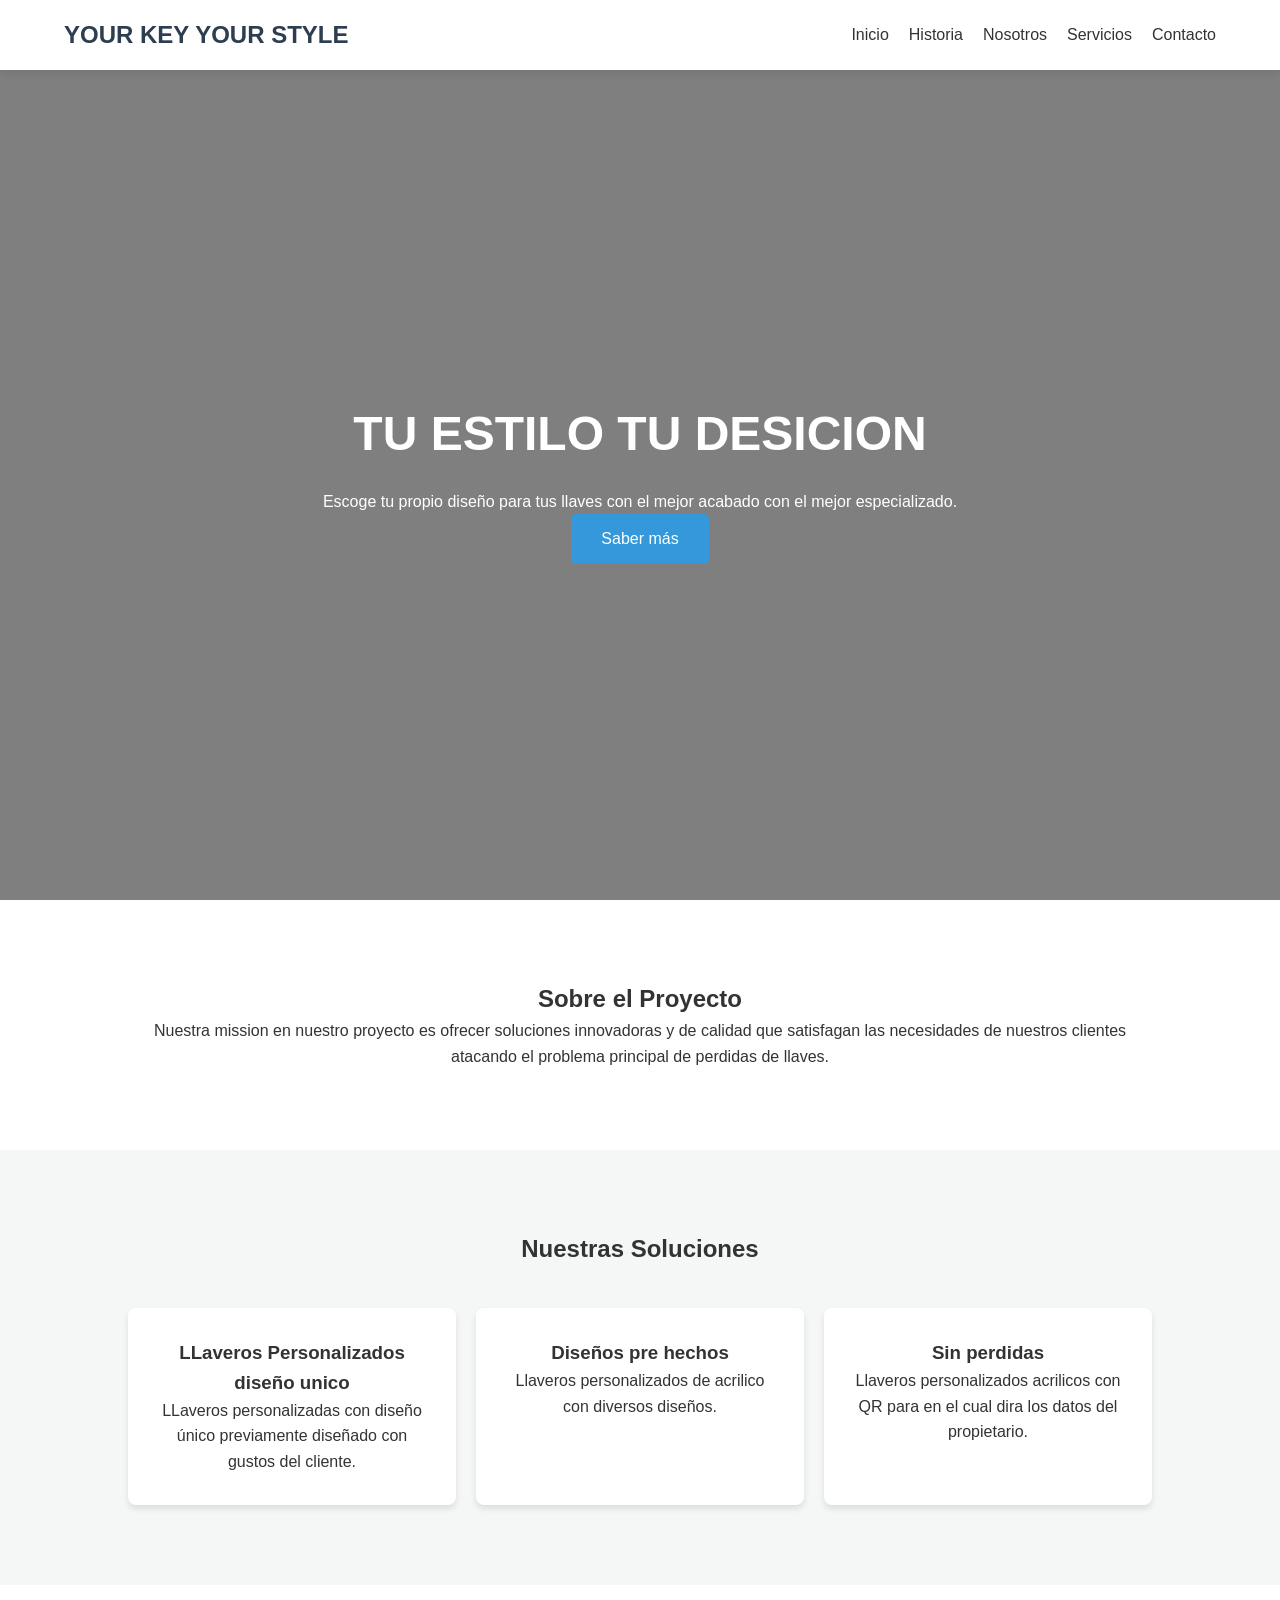
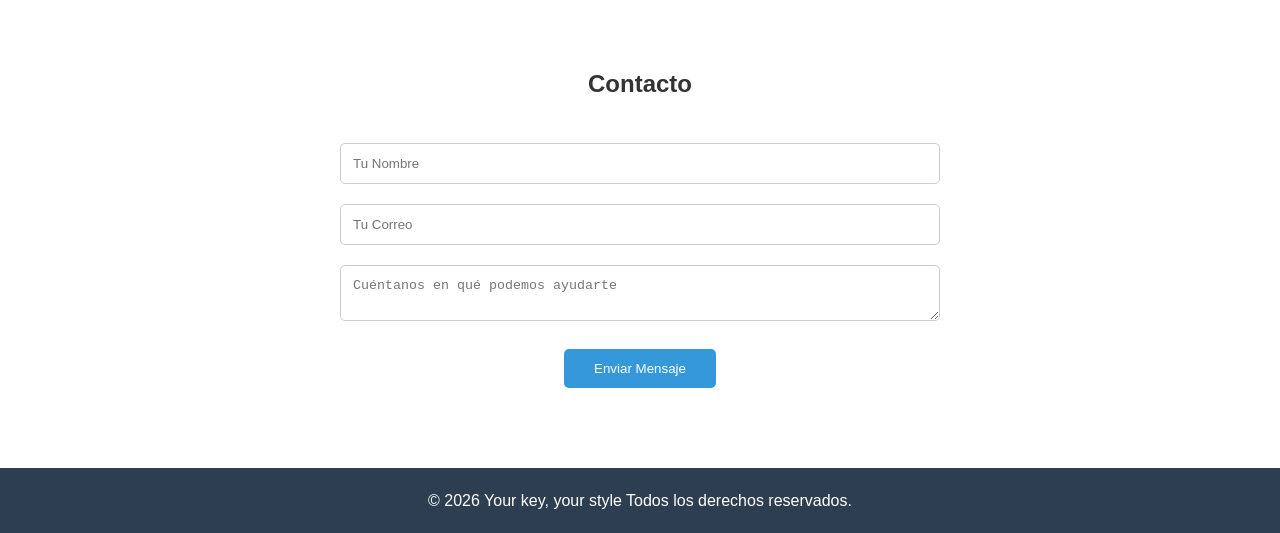
<file: index.html>
<!DOCTYPE html>
<html lang="es">
<head>
    <meta charset="UTF-8">
    <meta name="viewport" content="width=device-width, initial-scale=1.0">
    <title>Mi Emprendimiento | Presentación</title>
    <link rel="stylesheet" href="style.css">
</head>
<body>

    <header>
        <nav class="navbar">
            <div class="logo">YOUR KEY YOUR STYLE</div>
            <ul class="nav-links">
                <li><a href="#inicio">Inicio</a></li>
                <li><a href="situacion.html">Historia</a></li> 
                <li><a href="#sobre-nosotros">Nosotros</a></li>
                <li><a href="#servicios">Servicios</a></li>
                <li><a href="#contacto">Contacto</a></li>
            </ul>
        </nav>
    </header>

    <section id="inicio" class="hero">
        <div class="hero-content">
            <h1>TU ESTILO TU DESICION</h1>
            <p>Escoge tu propio diseño para tus llaves con el mejor acabado con el mejor especializado.</p>
            <a href="#contacto" class="btn">Saber más</a>
        </div>
    </section>

    <section id="sobre-nosotros" class="section">
        <h2>Sobre el Proyecto</h2>
        <div class="container">
            <p>Nuestra mission en nuestro proyecto es ofrecer soluciones innovadoras y de calidad que satisfagan las necesidades de nuestros clientes atacando el problema principal de perdidas de llaves.</p>
        </div>
    </section>

    <section id="servicios" class="section bg-light">
        <h2>Nuestras Soluciones</h2>
        <div class="grid">
            <div class="card">
                <h3>LLaveros Personalizados diseño unico</h3>
                <p>LLaveros personalizadas con diseño único previamente diseñado con gustos del cliente.</p>
            </div>
            <div class="card">
                <h3>Diseños pre hechos</h3>
                <p>Llaveros personalizados de acrilico con diversos diseños.</p>
            </div>
            <div class="card">
                <h3>Sin perdidas</h3>
                <p>Llaveros personalizados acrilicos con QR para en el cual dira los datos del propietario.</p>
            </div>
        </div>
    </section>

    <section id="contacto" class="section">
        <h2>Contacto</h2>
        <div class="form-container">
            <form action="https://formspree.io/f/mdabbybb" method="POST">
                <input type="text" name="nombre" placeholder="Tu Nombre" required>
                <input type="email" name="email" placeholder="Tu Correo" required>
                <textarea name="mensaje" placeholder="Cuéntanos en qué podemos ayudarte"></textarea>
                <button type="submit" class="btn">Enviar Mensaje</button>
            </form>
        </div>
    </section>

    <footer>
        <p>&copy; 2026 Your key, your style Todos los derechos reservados.</p>
    </footer>

</body>
</html>
</file>
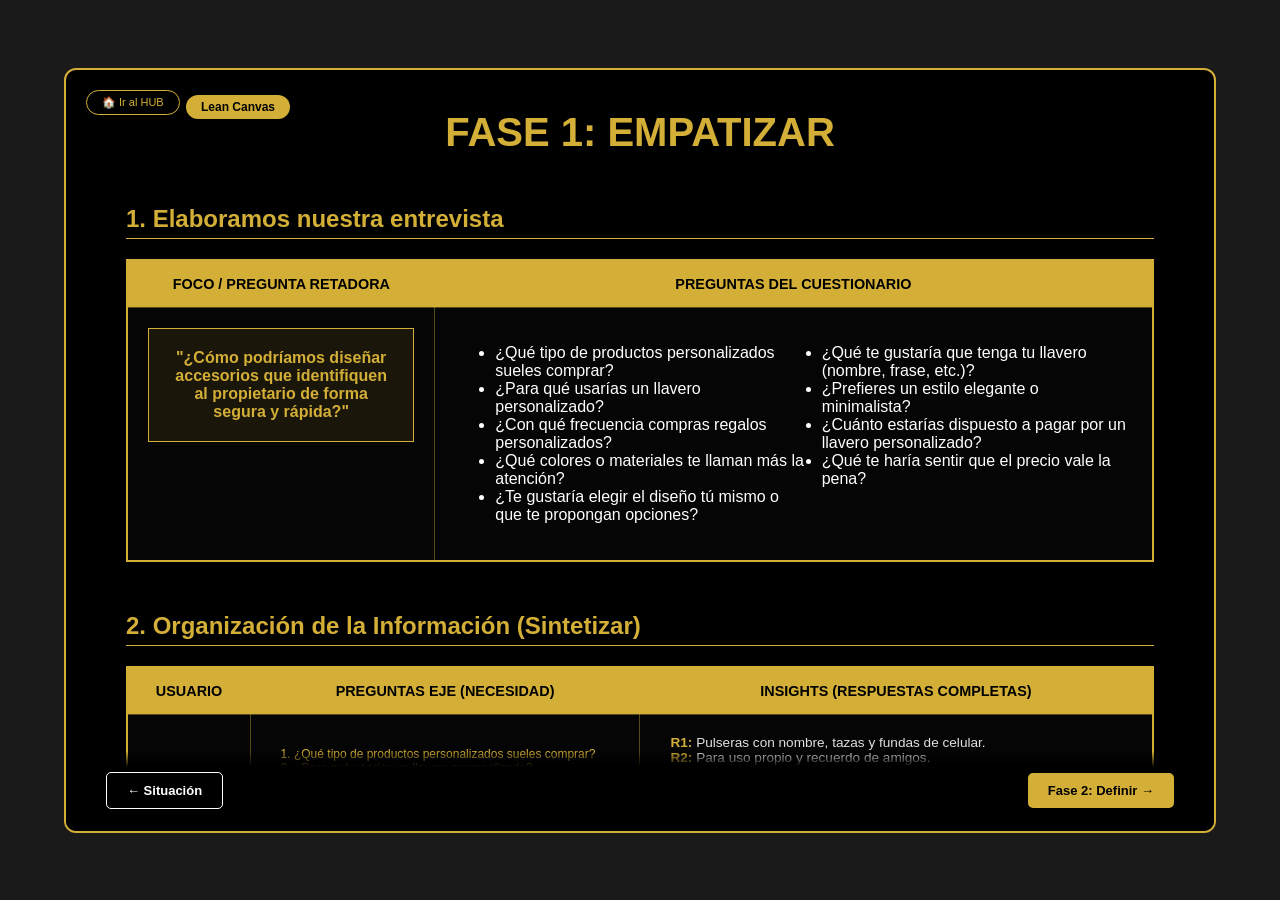
<file: fase1.html>
<!DOCTYPE html>
<html lang="es">
<head>
    <meta charset="UTF-8">
    <title>Fase 1: Empatizar - Your Key Your Style</title>
    <link rel="stylesheet" href="presentacion.css">
    <style>
        
        .tabla-dt {
            width: 100%;
            border-collapse: collapse;
            margin-top: 20px;
            margin-bottom: 50px; /* Más espacio al final */
            border: 2px solid #D4AF37;
        }

        .tabla-dt th {
            background-color: #D4AF37;
            color: #000;
            padding: 15px;
            text-transform: uppercase;
            font-size: 0.9rem;
            position: sticky;
            top: 0; /* Para que el encabezado no se pierda al bajar */
        }

        .tabla-dt td {
            border: 1px solid rgba(212, 175, 55, 0.4);
            padding: 20px;
            vertical-align: top;
            background-color: rgba(255, 255, 255, 0.02);
        }

        .respuesta-bloque {
            text-align: left;
            margin-bottom: 15px;
            padding: 10px;
            border-left: 3px solid #D4AF37;
            background: rgba(212, 175, 55, 0.05);
        }

        .user-label {
            color: #D4AF37;
            font-weight: bold;
            font-size: 0.8rem;
            display: block;
            margin-bottom: 5px;
        }

        .foco-box {
            background-color: rgba(212, 175, 55, 0.1);
            color: #D4AF37;
            font-weight: bold;
            padding: 20px;
            text-align: center;
            border: 1px solid #D4AF37;
        }

        .resaltado-oro {
            color: #D4AF37;
            font-weight: bold;
        }
    </style>
</head>
<body>

    <div class="slide-container">
        <a href="index.html" class="btn-hub">🏠 Ir al HUB</a>
        <a href="leancanvas.html" style="position: absolute; top: 25px; left: 120px; color: #000; background: #D4AF37; padding: 5px 15px; text-decoration: none; border-radius: 20px; font-size: 12px; font-weight: bold; z-index: 100;">
    <i class="fa-solid fa-table-cells-large"></i> Lean Canvas
</a>

        <div class="slide-header">
            <h1>FASE 1: EMPATIZAR</h1>
        </div>

        <div class="slide-content-scroll">
            
            <h2 class="seccion-titulo">1. Elaboramos nuestra entrevista</h2>
            <table class="tabla-dt">
                <thead>
                    <tr>
                        <th style="width: 30%;">Foco / Pregunta Retadora</th>
                        <th style="width: 70%;">Preguntas del Cuestionario</th>
                    </tr>
                </thead>
                <tbody>
                    <tr>
                        <td>
                            <div class="foco-box">
                                "¿Cómo podríamos diseñar accesorios que identifiquen al propietario de forma segura y rápida?"
                            </div>
                        </td>
                        <td>
                            <ul class="lista-preguntas" style="text-align: left; columns: 2;">
                                <li>¿Qué tipo de productos personalizados sueles comprar?</li>
                                <li>¿Para qué usarías un llavero personalizado?</li>
                                <li>¿Con qué frecuencia compras regalos personalizados?</li>
                                <li>¿Qué colores o materiales te llaman más la atención?</li>
                                <li>¿Te gustaría elegir el diseño tú mismo o que te propongan opciones?</li>
                                <li>¿Qué te gustaría que tenga tu llavero (nombre, frase, etc.)?</li>
                                <li>¿Prefieres un estilo elegante o minimalista?</li>
                                <li>¿Cuánto estarías dispuesto a pagar por un llavero personalizado?</li>
                                <li>¿Qué te haría sentir que el precio vale la pena?</li>
                            </ul>
                        </td>
                    </tr>
                </tbody>
            </table>

      <h2 class="seccion-titulo">2. Organización de la Información (Sintetizar)</h2>
            <table class="tabla-dt">
                <thead>
                    <tr>
                        <th style="width: 12%;">Usuario</th>
                        <th style="width: 38%;">Preguntas Eje (Necesidad)</th>
                        <th style="width: 50%;">Insights (Respuestas Completas)</th>
                    </tr>
                </thead>
                <tbody>
                    <tr>
                        <td style="vertical-align: middle; text-align: center;">
                            <div class="resaltado-oro"><i class="fa-solid fa-user"></i><br>Flores Jheferson</div>
                        </td>
                        <td style="vertical-align: middle;">
                            <ul style="text-align: left; font-size: 0.75rem; color: #D4AF37; padding-left: 10px; list-style: none;">
                                <li>1. ¿Qué tipo de productos personalizados sueles comprar?</li>
                                <li>2. ¿Para qué usarías un llavero personalizado?</li>
                                <li>3. ¿Con qué frecuencia compras regalos personalizados?</li>
                                <li>4. ¿Qué colores o materiales te llaman más la atención?</li>
                                <li>5. ¿Te gustaría elegir el diseño tú mismo o que te propongan opciones?</li>
                                <li>6. ¿Qué te gustaría que tenga tu llavero (nombre, frase, etc.)?</li>
                                <li>7. ¿Prefieres un estilo elegante o minimalista?</li>
                                <li>8. ¿Cuánto estarías dispuesto a pagar por un llavero personalizado?</li>
                                <li>9. ¿Qué te haría sentir que el precio vale la pena?</li>
                            </ul>
                        </td>
                        <td>
                            <ul style="margin: 0; padding-left: 10px; list-style-type: none; color: #e0e0e0; text-align: left; font-size: 0.85rem;">
                                <li><b class="resaltado-oro">R1:</b> Pulseras con nombre, tazas y fundas de celular.</li>
                                <li><b class="resaltado-oro">R2:</b> Para uso propio y recuerdo de amigos.</li>
                                <li><b class="resaltado-oro">R3:</b> 3–4 veces al año.</li>
                                <li><b class="resaltado-oro">R4:</b> Colores pastel y acrílico transparente.</li>
                                <li><b class="resaltado-oro">R5:</b> Elegir yo misma el diseño.</li>
                                <li><b class="resaltado-oro">R6:</b> Mi nombre y un dibujo o emoji.</li>
                                <li><b class="resaltado-oro">R7:</b> Estilo divertido.</li>
                                <li><b class="resaltado-oro">R8:</b> Entre 5 soles.</li>
                                <li><b class="resaltado-oro">R9:</b> Que sea resistente y bonito.</li>
                            </ul>
                        </td>
                    </tr>

                    <tr>
                        <td style="vertical-align: middle; text-align: center;">
                            <div class="resaltado-oro"><i class="fa-solid fa-user"></i><br>william benitez</div>
                        </td>
                        <td style="vertical-align: middle;">
                            <ul style="text-align: left; font-size: 0.75rem; color: #D4AF37; padding-left: 10px; list-style: none;">
                                <li>1. ¿Qué tipo de productos personalizados sueles comprar?</li>
                                <li>2. ¿Para qué usarías un llavero personalizado?</li>
                                <li>3. ¿Con qué frecuencia compras regalos personalizados?</li>
                                <li>4. ¿Qué colores o materiales te llaman más la atención?</li>
                                <li>5. ¿Te gustaría elegir el diseño tú mismo o que te propongan opciones?</li>
                                <li>6. ¿Qué te gustaría que tenga tu llavero (nombre, frase, etc.)?</li>
                                <li>7. ¿Prefieres un estilo elegante o minimalista?</li>
                                <li>8. ¿Cuánto estarías dispuesto a pagar por un llavero personalizado?</li>
                                <li>9. ¿Qué te haría sentir que el precio vale la pena?</li>
                            </ul>
                        </td>
                        <td>
                            <ul style="margin: 0; padding-left: 10px; list-style-type: none; color: #e0e0e0; text-align: left; font-size: 0.85rem;">
                                <li><b class="resaltado-oro">R1:</b> Tazas, agendas y mochilas para mis hijos.</li>
                                <li><b class="resaltado-oro">R2:</b> Para identificar mochilas y llaves de mis hijos.</li>
                                <li><b class="resaltado-oro">R3:</b> 2–3 veces al año.</li>
                                <li><b class="resaltado-oro">R4:</b> Colores neutros y material resistente.</li>
                                <li><b class="resaltado-oro">R5:</b> Que me propongan opciones.</li>
                                <li><b class="resaltado-oro">R6:</b> Nombre y número de contacto.</li>
                                <li><b class="resaltado-oro">R7:</b> Estilo minimalista.</li>
                                <li><b class="resaltado-oro">R8:</b> Entre 2 y 5 soles.</li>
                                <li><b class="resaltado-oro">R9:</b> Que ayude a recuperar objetos perdidos.</li>
                            </ul>
                        </td>
                    </tr>

                    <tr>
                        <td style="vertical-align: middle; text-align: center;">
                            <div class="resaltado-oro"><i class="fa-solid fa-user"></i><br>Jose Zapata</div>
                        </td>
                        <td style="vertical-align: middle;">
                            <ul style="text-align: left; font-size: 0.75rem; color: #D4AF37; padding-left: 10px; list-style: none;">
                                <li>1. ¿Qué tipo de productos personalizados sueles comprar?</li>
                                <li>2. ¿Para qué usarías un llavero personalizado?</li>
                                <li>3. ¿Con qué frecuencia compras regalos personalizados?</li>
                                <li>4. ¿Qué colores o materiales te llaman más la atención?</li>
                                <li>5. ¿Te gustaría elegir el diseño tú mismo o que te propongan opciones?</li>
                                <li>6. ¿Qué te gustaría que tenga tu llavero (nombre, frase, etc.)?</li>
                                <li>7. ¿Prefieres un estilo elegante o minimalista?</li>
                                <li>8. ¿Cuánto estarías dispuesto a pagar por un llavero personalizado?</li>
                                <li>9. ¿Qué te haría sentir que el precio vale la pena?</li>
                            </ul>
                        </td>
                        <td>
                            <ul style="margin: 0; padding-left: 10px; list-style-type: none; color: #e0e0e0; text-align: left; font-size: 0.85rem;">
                                <li><b class="resaltado-oro">R1:</b> Polos y stickers.</li>
                                <li><b class="resaltado-oro">R2:</b> Para mis llaves y mochila.</li>
                                <li><b class="resaltado-oro">R3:</b> 1–2 veces al año.</li>
                                <li><b class="resaltado-oro">R4:</b> Negro, gris y metal.</li>
                                <li><b class="resaltado-oro">R5:</b> Elegir entre opciones.</li>
                                <li><b class="resaltado-oro">R6:</b> Frase corta o QR.</li>
                                <li><b class="resaltado-oro">R7:</b> Estilo minimalista.</li>
                                <li><b class="resaltado-oro">R8:</b> Entre 3 soles.</li>
                                <li><b class="resaltado-oro">R9:</b> Que tenga tecnología útil.</li>
                            </ul>
                        </td>
                    </tr>

                    <tr>
                        <td style="vertical-align: middle; text-align: center;">
                            <div class="resaltado-oro"><i class="fa-solid fa-user"></i><br>Luhana Salazar</div>
                        </td>
                        <td style="vertical-align: middle;">
                            <ul style="text-align: left; font-size: 0.75rem; color: #D4AF37; padding-left: 10px; list-style: none;">
                                <li>1. ¿Qué tipo de productos personalizados sueles comprar?</li>
                                <li>2. ¿Para qué usarías un llavero personalizado?</li>
                                <li>3. ¿Con qué frecuencia compras regalos personalizados?</li>
                                <li>4. ¿Qué colores o materiales te llaman más la atención?</li>
                                <li>5. ¿Te gustaría elegir el diseño tú mismo o que te propongan opciones?</li>
                                <li>6. ¿Qué te gustaría que tenga tu llavero (nombre, frase, etc.)?</li>
                                <li>7. ¿Prefieres un estilo elegante o minimalista?</li>
                                <li>8. ¿Cuánto estarías dispuesto a pagar por un llavero personalizado?</li>
                                <li>9. ¿Qué te haría sentir que el precio vale la pena?</li>
                            </ul>
                        </td>
                        <td>
                            <ul style="margin: 0; padding-left: 10px; list-style-type: none; color: #e0e0e0; text-align: left; font-size: 0.85rem;">
                                <li><b class="resaltado-oro">R1:</b> Llaveros, agendas y termos.</li>
                                <li><b class="resaltado-oro">R2:</b> Para llaves del trabajo y casa.</li>
                                <li><b class="resaltado-oro">R3:</b> En navidad y cumpleaños.</li>
                                <li><b class="resaltado-oro">R4:</b> Marrón, negro y cuero.</li>
                                <li><b class="resaltado-oro">R5:</b> Que me propongan opciones.</li>
                                <li><b class="resaltado-oro">R6:</b> Nombre y número de celular.</li>
                                <li><b class="resaltado-oro">R7:</b> Estilo elegante.</li>
                                <li><b class="resaltado-oro">R8:</b> 2 soles.</li>
                                <li><b class="resaltado-oro">R9:</b> Que sea duradero y de buena calidad.</li>
                            </ul>
                        </td>
                    </tr>

                    <tr>
                        <td style="vertical-align: middle; text-align: center;">
                            <div class="resaltado-oro"><i class="fa-solid fa-user"></i><br>Gianlucca Nassi</div>
                        </td>
                        <td style="vertical-align: middle;">
                            <ul style="text-align: left; font-size: 0.75rem; color: #D4AF37; padding-left: 10px; list-style: none;">
                                <li>1. ¿Qué tipo de productos personalizados sueles comprar?</li>
                                <li>2. ¿Para qué usarías un llavero personalizado?</li>
                                <li>3. ¿Con qué frecuencia compras regalos personalizados?</li>
                                <li>4. ¿Qué colores o materiales te llaman más la atención?</li>
                                <li>5. ¿Te gustaría elegir el diseño tú mismo o que te propongan opciones?</li>
                                <li>6. ¿Qué te gustaría que tenga tu llavero (nombre, frase, etc.)?</li>
                                <li>7. ¿Prefieres un estilo elegante o minimalista?</li>
                                <li>8. ¿Cuánto estarías dispuesto a pagar por un llavero personalizado?</li>
                                <li>9. ¿Qué te haría sentir que el precio vale la pena?</li>
                            </ul>
                        </td>
                        <td>
                            <ul style="margin: 0; padding-left: 10px; list-style-type: none; color: #e0e0e0; text-align: left; font-size: 0.85rem;">
                                <li><b class="resaltado-oro">R1:</b> Lapiceros y cuadernos.</li>
                                <li><b class="resaltado-oro">R2:</b> Para mi mochila.</li>
                                <li><b class="resaltado-oro">R3:</b> Solo en cumpleaños.</li>
                                <li><b class="resaltado-oro">R4:</b> Colores fuertes y brillantes.</li>
                                <li><b class="resaltado-oro">R5:</b> Elegir yo el diseño.</li>
                                <li><b class="resaltado-oro">R6:</b> Mi nombre y personaje favorito.</li>
                                <li><b class="resaltado-oro">R7:</b> Estilo divertido.</li>
                                <li><b class="resaltado-oro">R8:</b> 2 soles.</li>
                                <li><b class="resaltado-oro">R9:</b> Que sea bonito y no se rompa.</li>
                            </ul>
                        </td>
                    </tr>
                </tbody>
            </table>

        <div class="slide-footer-nav">
            <a href="situacion.html" class="btn-nav btn-prev">← Situación</a>
            <a href="fase2.html" class="btn-nav btn-next">Fase 2: Definir →</a>
        </div>
    </div>

</body>
</html>
</file>
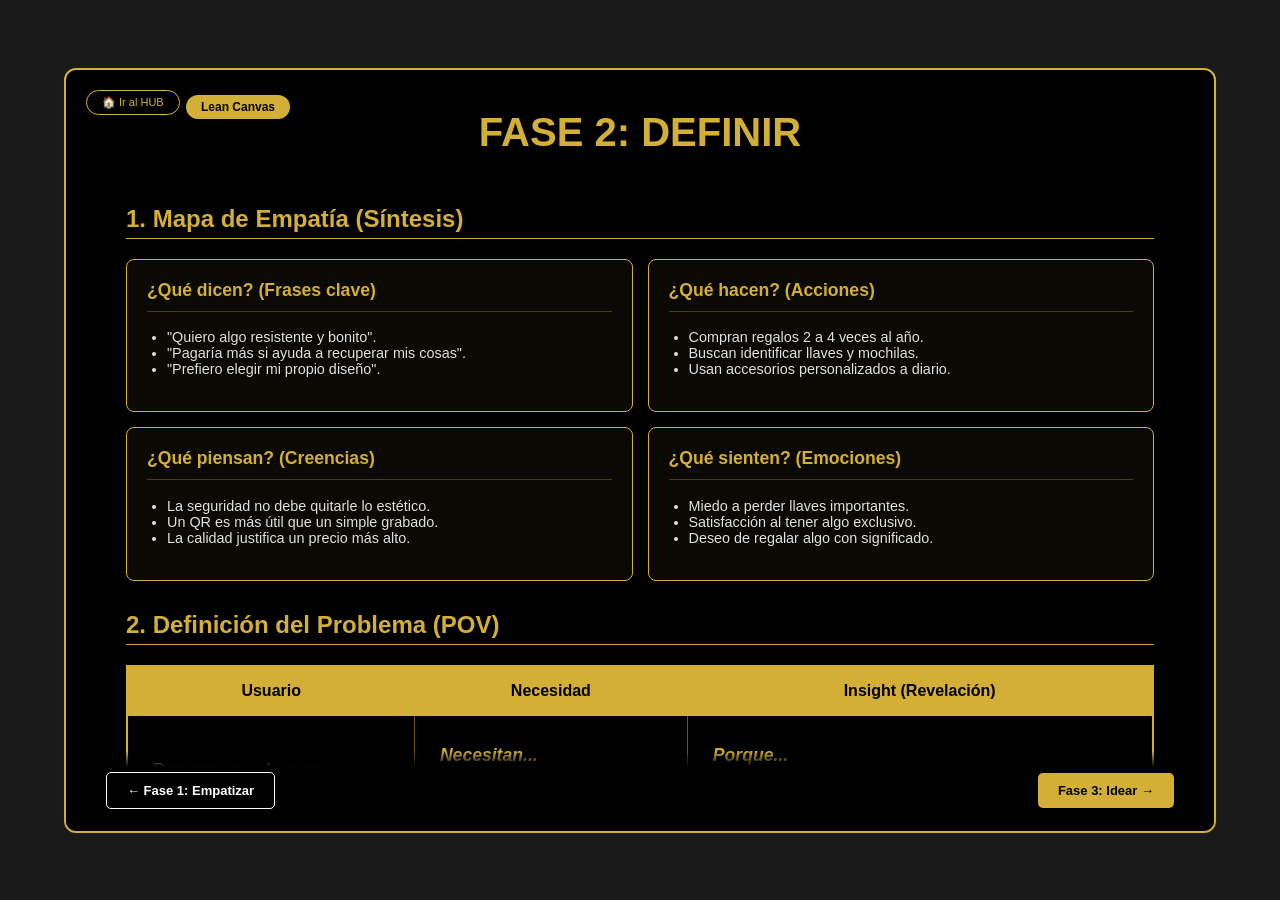
<file: fase2.html>
<!DOCTYPE html>
<html lang="es">
<head>
    <meta charset="UTF-8">
    <title>Fase 2: Definir - Your Key Your Style</title>
    <link rel="stylesheet" href="presentacion.css">
    <style>

        .mapa-empatia {
            display: grid;
            grid-template-columns: 1fr 1fr;
            gap: 15px;
            margin-top: 20px;
        }

        .cuadrante {
            background: rgba(212, 175, 55, 0.05);
            border: 1px solid #D4AF37;
            padding: 20px;
            border-radius: 8px;
            text-align: left;
        }

        .cuadrante h3 {
            color: #D4AF37;
            margin-top: 0;
            border-bottom: 1px solid rgba(212, 175, 55, 0.3);
            padding-bottom: 10px;
            font-size: 1.1rem;
        }

        .cuadrante ul {
            padding-left: 20px;
            font-size: 0.9rem;
            color: #e0e0e0;
        }

      
        .tabla-pov {
            width: 100%;
            border-collapse: collapse;
            margin-top: 20px;
            background: #000;
            border: 2px solid #D4AF37;
        }

        .tabla-pov th {
            background: #D4AF37;
            color: #000;
            padding: 15px;
            font-size: 1rem;
        }

        .tabla-pov td {
            padding: 25px;
            border: 1px solid rgba(212, 175, 55, 0.5);
            font-size: 1.1rem;
            line-height: 1.6;
        }

        .conector {
            color: #D4AF37;
            font-weight: bold;
            font-style: italic;
        }
    </style>
</head>
<body>

    <div class="slide-container">
        <a href="index.html" class="btn-hub">🏠 Ir al HUB</a>
<a href="leancanvas.html" style="position: absolute; top: 25px; left: 120px; color: #000; background: #D4AF37; padding: 5px 15px; text-decoration: none; border-radius: 20px; font-size: 12px; font-weight: bold; z-index: 100;">
    <i class="fa-solid fa-table-cells-large"></i> Lean Canvas
</a>
        <div class="slide-header">
            <h1>FASE 2: DEFINIR</h1>
        </div>

        <div class="slide-content-scroll">
            
            <h2 class="seccion-titulo">1. Mapa de Empatía (Síntesis)</h2>
            <div class="mapa-empatia">
                <div class="cuadrante">
                    <h3>¿Qué dicen? (Frases clave)</h3>
                    <ul>
                        <li>"Quiero algo resistente y bonito".</li>
                        <li>"Pagaría más si ayuda a recuperar mis cosas".</li>
                        <li>"Prefiero elegir mi propio diseño".</li>
                    </ul>
                </div>
                <div class="cuadrante">
                    <h3>¿Qué hacen? (Acciones)</h3>
                    <ul>
                        <li>Compran regalos 2 a 4 veces al año.</li>
                        <li>Buscan identificar llaves y mochilas.</li>
                        <li>Usan accesorios personalizados a diario.</li>
                    </ul>
                </div>
                <div class="cuadrante">
                    <h3>¿Qué piensan? (Creencias)</h3>
                    <ul>
                        <li>La seguridad no debe quitarle lo estético.</li>
                        <li>Un QR es más útil que un simple grabado.</li>
                        <li>La calidad justifica un precio más alto.</li>
                    </ul>
                </div>
                <div class="cuadrante">
                    <h3>¿Qué sienten? (Emociones)</h3>
                    <ul>
                        <li>Miedo a perder llaves importantes.</li>
                        <li>Satisfacción al tener algo exclusivo.</li>
                        <li>Deseo de regalar algo con significado.</li>
                    </ul>
                </div>
            </div>

            <h2 class="seccion-titulo">2. Definición del Problema (POV)</h2>
            <table class="tabla-pov">
                <thead>
                    <tr>
                        <th>Usuario</th>
                        <th>Necesidad</th>
                        <th>Insight (Revelación)</th>
                    </tr>
                </thead>
                <tbody>
                    <tr>
                        <td>
                            Personas que buscan proteger sus pertenencias con estilo.
                        </td>
                        <td>
                            <span class="conector">Necesitan...</span><br>
                            Llaveros inteligentes, estéticos y altamente resistentes.
                        </td>
                        <td>
                            <span class="conector">Porque...</span><br>
                            Quieren una solución tecnológica que facilite la devolución de sus llaves sin comprometer su privacidad ni su elegancia.
                        </td>
                    </tr>
                </tbody>
            </table>

            <div style="margin-top: 30px; padding: 20px; border: 1px dashed #D4AF37; background: rgba(212, 175, 55, 0.1);">
                <p style="margin: 0; font-size: 1.2rem;">
                    <strong>Pregunta Final:</strong> <br>
                    <span style="color: #D4AF37;">¿Cómo podríamos diseñar llaveros con QR que combinen durabilidad y personalización para brindar seguridad a nuestros clientes?</span>
                </p>
            </div>

        </div>

        <div class="slide-footer-nav">
            <a href="fase1.html" class="btn-nav btn-prev">← Fase 1: Empatizar</a>
            <a href="fase3.html" class="btn-nav btn-next">Fase 3: Idear →</a>
        </div>
    </div>

</body>
</html>
</file>
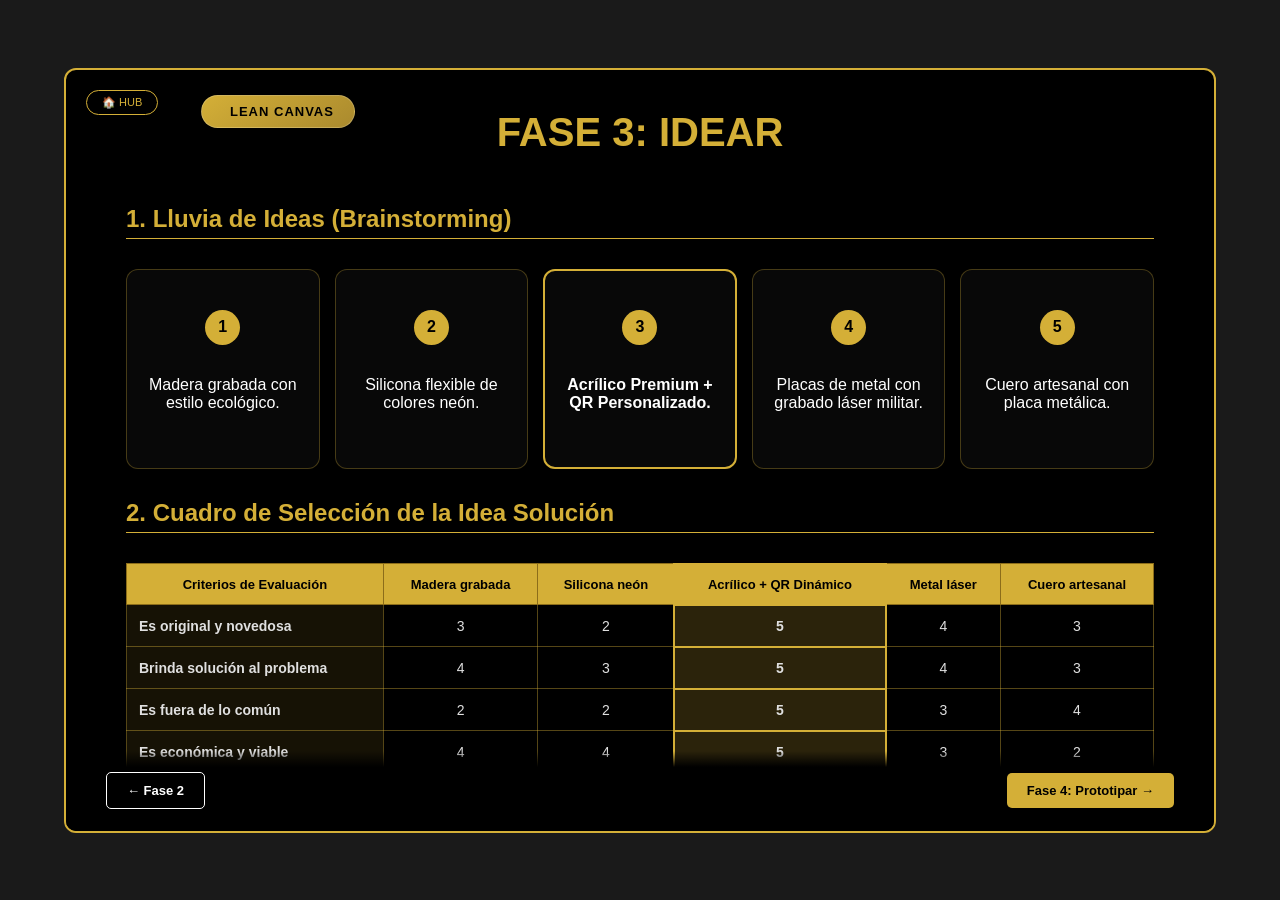
<file: fase3.html>
<!DOCTYPE html>
<html lang="es">
<head>
    <meta charset="UTF-8">
    <title>Fase 3: Idear - Your Key Your Style</title>
    <link rel="stylesheet" href="presentacion.css">
    <style>
        .btn-lean-canvas {
            position: absolute;
            top: 25px;
            left: 135px; 
            display: flex;
            align-items: center;
            gap: 8px;
            background: linear-gradient(145deg, #D4AF37, #AA8A2E);
            color: #000 !important;
            padding: 8px 20px;
            text-decoration: none;
            border-radius: 50px;
            font-size: 13px;
            font-weight: 700;
            text-transform: uppercase;
            letter-spacing: 1px;
            z-index: 1000;
            border: 1px solid rgba(255, 255, 255, 0.2);
            box-shadow: 0 4px 15px rgba(0, 0, 0, 0.3);
            transition: all 0.3s ease;
        }

        .btn-lean-canvas:hover {
            transform: translateY(-2px) scale(1.03);
            box-shadow: 0 6px 20px rgba(212, 175, 55, 0.4);
        }

        .grid-ideas { 
            display: grid; 
            grid-template-columns: repeat(5, 1fr); 
            gap: 15px; 
            margin-top: 30px; 
        }

        .card-idea { 
            background: rgba(255, 255, 255, 0.03); 
            border: 1px solid rgba(212, 175, 55, 0.3); 
            padding: 20px; 
            border-radius: 12px; 
            text-align: center; 
            transition: all 0.4s cubic-bezier(0.175, 0.885, 0.32, 1.275); 
            cursor: pointer; 
            min-height: 200px;
            display: flex;
            flex-direction: column;
            align-items: center;
            justify-content: center;
        }
        
        .card-idea:hover { 
            transform: translateY(-15px) scale(1.05); 
            background: rgba(212, 175, 55, 0.15); 
            border-color: #D4AF37; 
            box-shadow: 0 15px 30px rgba(212, 175, 55, 0.2);
        }

        .numero-idea { 
            background: #D4AF37; 
            color: #000; 
            width: 35px; 
            height: 35px; 
            display: flex; 
            align-items: center; 
            justify-content: center; 
            border-radius: 50%; 
            font-weight: bold; 
            margin-bottom: 15px; 
        }

        /* Estilo de la Tabla de Selección */
        .tabla-seleccion { 
            width: 100%; 
            border-collapse: collapse; 
            margin-top: 30px; 
            border: 1px solid #D4AF37; 
            background-color: rgba(0, 0, 0, 0.3);
        }

        .tabla-seleccion th { 
            background-color: #D4AF37; 
            color: #000; 
            padding: 12px; 
            font-size: 13px; 
            border: 1px solid #8c6d1a; 
        }

        .tabla-seleccion td { 
            border: 1px solid rgba(212, 175, 55, 0.4); 
            padding: 12px; 
            text-align: center; 
            font-size: 14px; 
            color: #e0e0e0;
        }

        .col-criterios { 
            text-align: left !important; 
            background: rgba(212, 175, 55, 0.1); 
            font-weight: bold; 
            width: 25%;
        }

        .ganadora-col { 
            background: rgba(212, 175, 55, 0.2); 
            border: 2px solid #D4AF37 !important; 
            font-weight: bold; 
        }
    </style>
</head>
<body>

    <div class="slide-container">
        <a href="index.html" class="btn-hub">🏠 HUB</a>
        <a href="leancanvas.html" class="btn-lean-canvas">
            <i class="fa-solid fa-layer-group"></i> Lean Canvas
        </a>

        <div class="slide-header">
            <h1>FASE 3: IDEAR</h1>
        </div>

        <div class="slide-content-scroll">
            <h2 class="seccion-titulo">1. Lluvia de Ideas (Brainstorming)</h2>
            <div class="grid-ideas">
                <div class="card-idea">
                    <div class="numero-idea">1</div>
                    <p>Madera grabada con estilo ecológico.</p>
                </div>
                <div class="card-idea">
                    <div class="numero-idea">2</div>
                    <p>Silicona flexible de colores neón.</p>
                </div>
                <div class="card-idea" style="border: 2px solid #D4AF37;">
                    <div class="numero-idea">3</div>
                    <p><b>Acrílico Premium + QR Personalizado.</b></p>
                </div>
                <div class="card-idea">
                    <div class="numero-idea">4</div>
                    <p>Placas de metal con grabado láser militar.</p>
                </div>
                <div class="card-idea">
                    <div class="numero-idea">5</div>
                    <p>Cuero artesanal con placa metálica.</p>
                </div>
            </div>

            <h2 class="seccion-titulo">2. Cuadro de Selección de la Idea Solución</h2>
            <table class="tabla-seleccion">
                <thead>
                    <tr>
                        <th>Criterios de Evaluación</th>
                        <th>Madera grabada</th>
                        <th>Silicona neón</th>
                        <th class="ganadora-col">Acrílico + QR Dinámico</th>
                        <th>Metal láser</th>
                        <th>Cuero artesanal</th>
                    </tr>
                </thead>
                <tbody>
                    <tr>
                        <td class="col-criterios">Es original y novedosa</td>
                        <td>3</td>
                        <td>2</td>
                        <td class="ganadora-col">5</td>
                        <td>4</td>
                        <td>3</td>
                    </tr>
                    <tr>
                        <td class="col-criterios">Brinda solución al problema</td>
                        <td>4</td>
                        <td>3</td>
                        <td class="ganadora-col">5</td>
                        <td>4</td>
                        <td>3</td>
                    </tr>
                    <tr>
                        <td class="col-criterios">Es fuera de lo común</td>
                        <td>2</td>
                        <td>2</td>
                        <td class="ganadora-col">5</td>
                        <td>3</td>
                        <td>4</td>
                    </tr>
                    <tr>
                        <td class="col-criterios">Es económica y viable</td>
                        <td>4</td>
                        <td>4</td>
                        <td class="ganadora-col">5</td>
                        <td>3</td>
                        <td>2</td>
                    </tr>
                    <tr>
                        <td class="col-criterios">Es fácil de implementar</td>
                        <td>3</td>
                        <td>5</td>
                        <td class="ganadora-col">4</td>
                        <td>3</td>
                        <td>2</td>
                    </tr>
                    <tr style="font-weight: bold;">
                        <td class="col-criterios" style="background:#D4AF37; color:#000;">TOTAL DE PUNTAJE</td>
                        <td>16</td>
                        <td>16</td>
                        <td class="ganadora-col" style="background:#D4AF37; color:#000;">24</td>
                        <td>17</td>
                        <td>14</td>
                    </tr>
                </tbody>
            </table>

            <div style="margin-top: 30px; padding: 25px; border: 2px solid #D4AF37; background: rgba(212, 175, 55, 0.1); border-radius: 10px; text-align: center;">
                <p style="font-size: 1.2rem; margin: 0;">
                    <strong style="color: #D4AF37;">Idea Ganadora:</strong> "Diseñar llaveros de acrílico personalizados con QR dinámico para ofrecer una solución de seguridad elegante, resistente y tecnológica."
                </p>
            </div>
        </div>

        <div class="slide-footer-nav">
            <a href="fase2.html" class="btn-nav btn-prev">← Fase 2</a>
            <a href="fase4.html" class="btn-nav btn-next">Fase 4: Prototipar →</a>
        </div>
    </div>
</body>
</html>
</file>
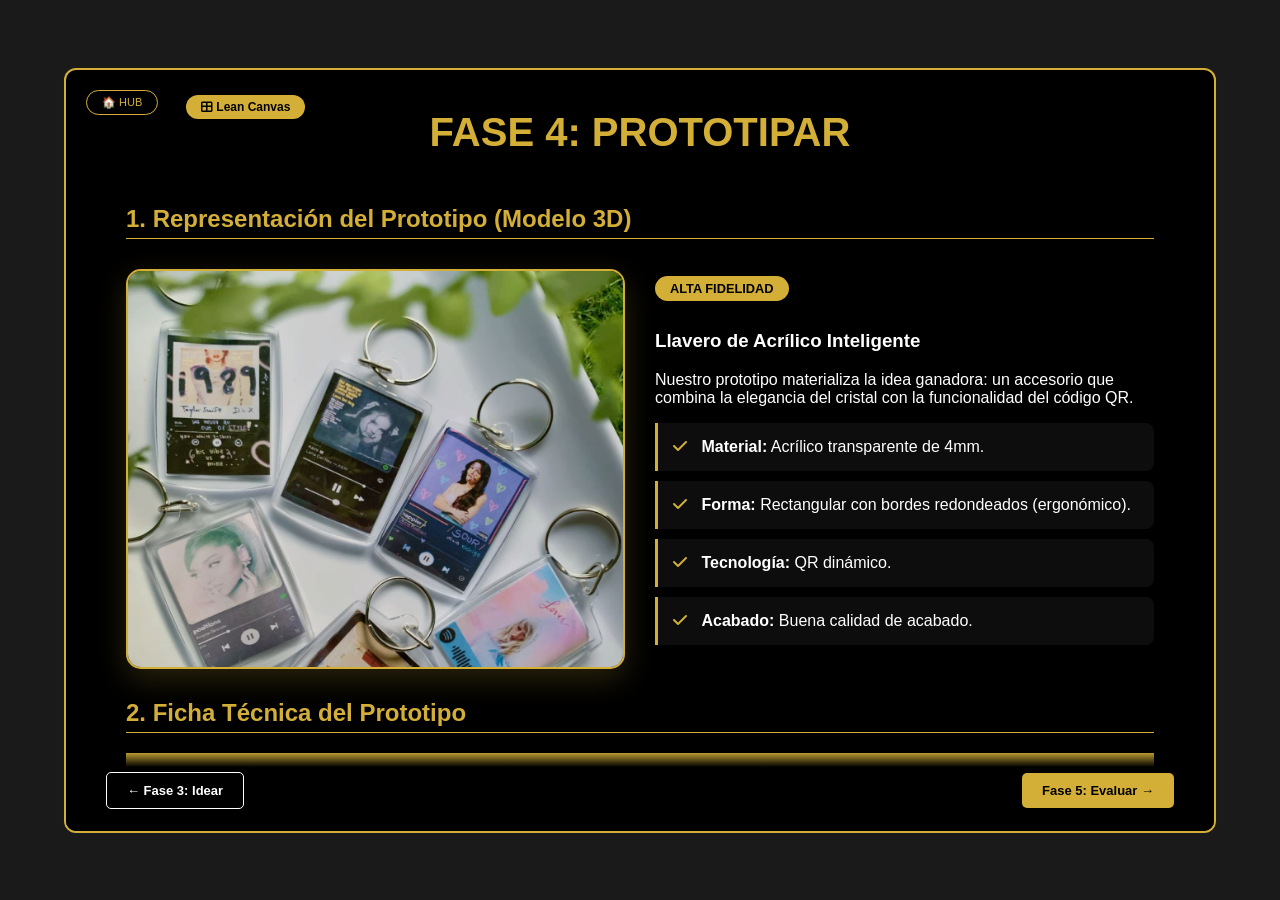
<file: fase4.html>
<!DOCTYPE html>
<html lang="es">
<head>
    <meta charset="UTF-8">
    <title>Fase 4: Prototipar - Your Key Your Style</title>
    <link rel="stylesheet" href="presentacion.css">
    <link rel="stylesheet" href="https://cdnjs.cloudflare.com/ajax/libs/font-awesome/6.5.1/css/all.min.css">
    <style>
        /* Estilos específicos para la visualización del prototipo */
        .prototipo-container {
            display: grid;
            grid-template-columns: 1fr 1fr;
            gap: 30px;
            margin-top: 30px;
            align-items: center;
        }

        .prototipo-imagen {
            border: 2px solid #D4AF37;
            border-radius: 15px;
            overflow: hidden;
            background: #111;
            box-shadow: 0 10px 30px rgba(212, 175, 55, 0.2);
            height: 400px;
            display: flex;
            align-items: center;
            justify-content: center;
        }

        .prototipo-imagen img {
            max-width: 100%;
            height: auto;
            /* Aquí puedes poner la imagen que mencionaste */
        }

        .especificaciones-lista {
            list-style: none;
            padding: 0;
        }

        .especificaciones-lista li {
            background: rgba(255, 255, 255, 0.05);
            margin-bottom: 10px;
            padding: 15px;
            border-left: 3px solid #D4AF37;
            border-radius: 0 8px 8px 0;
        }

        .especificaciones-lista i {
            color: #D4AF37;
            margin-right: 10px;
        }

        .tabla-tecnica {
            width: 100%;
            border-collapse: collapse;
            margin-top: 20px;
            background: rgba(0,0,0,0.5);
        }

        .tabla-tecnica th {
            background: #D4AF37;
            color: #000;
            padding: 12px;
            text-align: left;
        }

        .tabla-tecnica td {
            padding: 12px;
            border-bottom: 1px solid rgba(212, 175, 55, 0.3);
            color: #e0e0e0;
        }

        .badge-prototipo {
            display: inline-block;
            background: #D4AF37;
            color: #000;
            padding: 5px 15px;
            border-radius: 20px;
            font-weight: bold;
            font-size: 0.8rem;
            margin-bottom: 10px;
        }
    </style>
</head>
<body>

    <div class="slide-container">
        <a href="index.html" class="btn-hub">🏠 HUB</a>
<a href="leancanvas.html" style="position: absolute; top: 25px; left: 120px; color: #000; background: #D4AF37; padding: 5px 15px; text-decoration: none; border-radius: 20px; font-size: 12px; font-weight: bold; z-index: 100;">
    <i class="fa-solid fa-table-cells-large"></i> Lean Canvas
</a>
        <div class="slide-header">
            <h1>FASE 4: PROTOTIPAR</h1>
        </div>

        <div class="slide-content-scroll">
            
            <h2 class="seccion-titulo">1. Representación del Prototipo (Modelo 3D)</h2>
            
            <div class="prototipo-container">
                <div class="prototipo-imagen">
                    <div style="text-align: center; color: #555;">
                        <i class="fa-solid fa-cube fa-5x" style="color: #D4AF37; margin-bottom: 20px;"></i>
                        <img src="llaveros.jpg" alt="">
                    </div>
                </div>

                <div>
                    <span class="badge-prototipo">ALTA FIDELIDAD</span>
                    <h3>Llavero de Acrílico Inteligente</h3>
                    <p>Nuestro prototipo materializa la idea ganadora: un accesorio que combina la elegancia del cristal con la funcionalidad del código QR.</p>
                    
                    <ul class="especificaciones-lista">
                        <li><i class="fa-solid fa-check"></i> <b>Material:</b> Acrílico transparente de 4mm.</li>
                        <li><i class="fa-solid fa-check"></i> <b>Forma:</b> Rectangular con bordes redondeados (ergonómico).</li>
                        <li><i class="fa-solid fa-check"></i> <b>Tecnología:</b> QR dinámico.</li>
                        <li><i class="fa-solid fa-check"></i> <b>Acabado:</b> Buena calidad de acabado.</li>
                    </ul>
                </div>
            </div>

            <h2 class="seccion-titulo">2. Ficha Técnica del Prototipo</h2>
            <table class="tabla-tecnica">
                <thead>
                    <tr>
                        <th>Elemento</th>
                        <th>Descripción Técnica</th>
                        <th>Objetivo de Prueba</th>
                    </tr>
                </thead>
                <tbody>
                    <tr>
                        <td><b>Cuerpo de Acrílico</b></td>
                        <td>Corte láser de precisión con acabado transparente.</td>
                        <td>Validar resistencia a rayaduras y peso.</td>
                    </tr>
                    <tr>
                        <td><b>Código QR</b></td>
                        <td>Grabado superficial de alto contraste.</td>
                        <td>Asegurar escaneo rápido desde cualquier celular.</td>
                    </tr>
                    <tr>
                        <td><b>Argolla Metálica</b></td>
                        <td>Acero inoxidable con recubrimiento de níquel.</td>
                        <td>Garantizar durabilidad frente a la humedad.</td>
                    </tr>
                    <tr>
                        <td><b>Diseño Gráfico</b></td>
                        <td>Personalización visual según preferencia del cliente.</td>
                        <td>Evaluar el atractivo estético (Look & Feel).</td>
                    </tr>
                </tbody>
            </table>

            <h2 class="seccion-titulo">3. Proceso de Elaboración</h2>
            <div style="display: flex; gap: 20px; margin-top: 20px;">
                <div style="flex: 1; padding: 20px; background: rgba(212,175,55,0.05); border-radius: 10px; border: 1px solid rgba(212,175,55,0.2);">
                    <h4 style="color: #D4AF37;"><i class="fa-solid fa-pen-nib"></i> Diseño</h4>
                    <p style="font-size: 0.9rem;">Se imprime el diseño y el qr deacuerdo a las medidas y se pone en el llavero.</p>
                </div>
                <div style="flex: 1; padding: 20px; background: rgba(212,175,55,0.05); border-radius: 10px; border: 1px solid rgba(212,175,55,0.2);">
                    <h4 style="color: #D4AF37;"><i class="fa-solid fa-scissors"></i> Producción</h4>
                    <p style="font-size: 0.9rem;">Corte de la placa de acrílico y la información personalizada.</p>
                </div>
                <div style="flex: 1; padding: 20px; background: rgba(212,175,55,0.05); border-radius: 10px; border: 1px solid rgba(212,175,55,0.2);">
                    <h4 style="color: #D4AF37;"><i class="fa-solid fa-magnifying-glass"></i> Validación</h4>
                    <p style="font-size: 0.9rem;">Pruebas de lectura del código .</p>
                </div>
            </div>

            <div style="margin-top: 40px; text-align: center; padding: 30px; border: 1px dashed #D4AF37;">
                <p style="font-style: italic; color: #aaa;">"Este prototipo permite al usuario experimentar la ligereza y el estilo de Your Key Your Style antes de la producción masiva."</p>
            </div>

        </div>

        <div class="slide-footer-nav">
            <a href="fase3.html" class="btn-nav btn-prev">← Fase 3: Idear</a>
            <a href="fase5.html" class="btn-nav btn-next">Fase 5: Evaluar →</a>
        </div>
    </div>

</body>
</html>
</file>
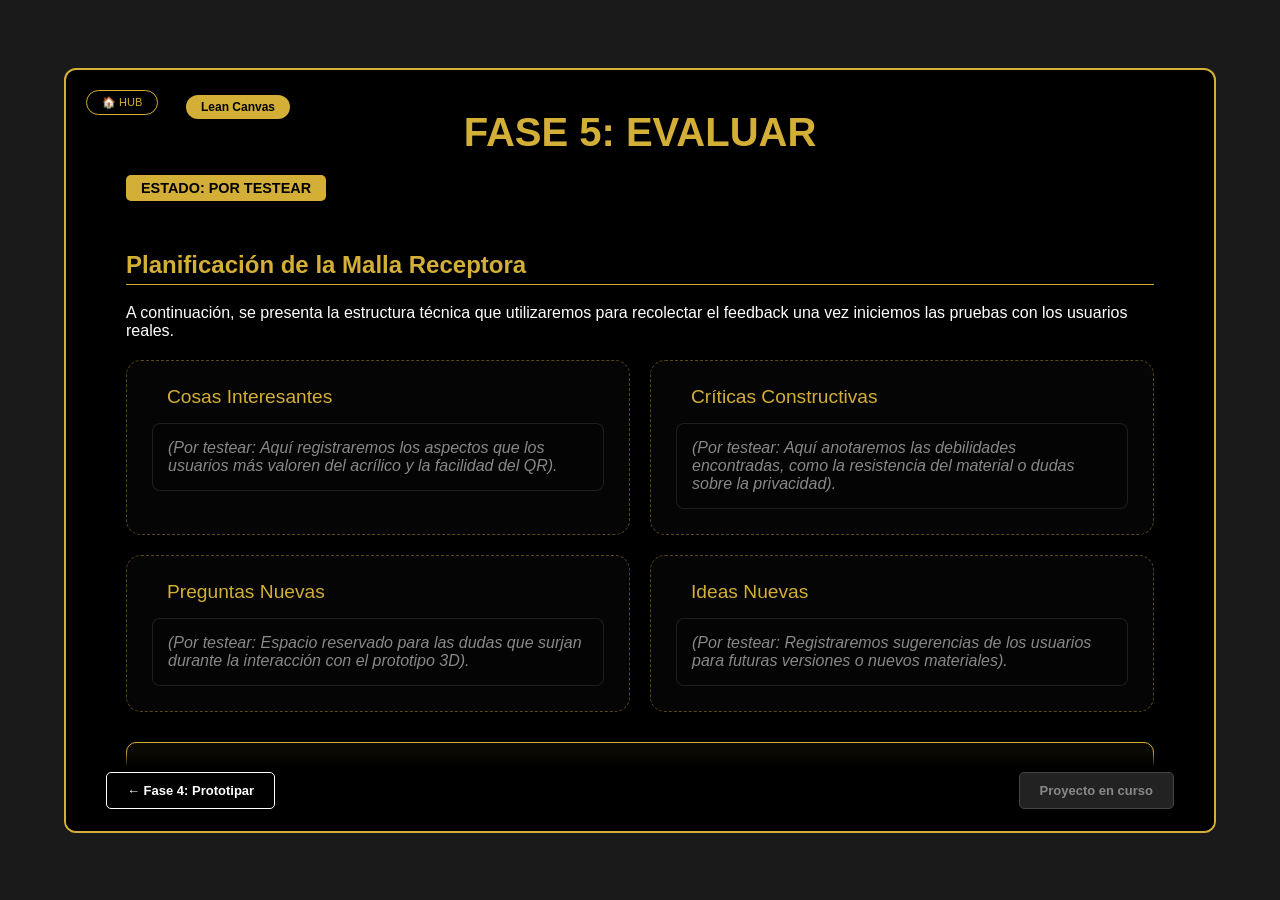
<file: fase5.html>
<!DOCTYPE html>
<html lang="es">
<head>
    <meta charset="UTF-8">
    <title>Fase 5: Evaluar - Your Key Your Style</title>
    <link rel="stylesheet" href="presentacion.css">
    <style>
        .badge-proceso {
            background: #D4AF37;
            color: #000;
            padding: 5px 15px;
            border-radius: 5px;
            font-weight: bold;
            font-size: 0.9rem;
            display: inline-block;
            margin-bottom: 20px;
        }

        .malla-container {
            display: grid;
            grid-template-columns: 1fr 1fr;
            gap: 20px;
            margin-top: 20px;
        }

        .malla-cuadrante {
            background: rgba(255, 255, 255, 0.02);
            border: 1px dashed rgba(212, 175, 55, 0.4);
            padding: 25px;
            border-radius: 15px;
            position: relative;
        }

        .malla-titulo {
            display: flex;
            align-items: center;
            gap: 15px;
            margin-bottom: 15px;
            color: #D4AF37;
            font-size: 1.2rem;
        }

        .placeholder-text {
            color: #888;
            font-style: italic;
            border: 1px solid rgba(255,255,255,0.1);
            padding: 15px;
            border-radius: 8px;
            background: rgba(0,0,0,0.2);
        }

        .plan-testeo {
            margin-top: 30px;
            background: rgba(212, 175, 55, 0.05);
            padding: 20px;
            border-radius: 10px;
            border: 1px solid #D4AF37;
        }

        .plan-testeo h3 { color: #D4AF37; margin-top: 0; }
        
        .icon-work {
            font-size: 3rem;
            color: rgba(212, 175, 55, 0.2);
            position: absolute;
            right: 20px;
            bottom: 20px;
        }
    </style>
</head>
<body>

    <div class="slide-container">
        <a href="index.html" class="btn-hub">🏠 HUB</a>
<a href="leancanvas.html" style="position: absolute; top: 25px; left: 120px; color: #000; background: #D4AF37; padding: 5px 15px; text-decoration: none; border-radius: 20px; font-size: 12px; font-weight: bold; z-index: 100;">
    <i class="fa-solid fa-table-cells-large"></i> Lean Canvas
</a>
        <div class="slide-header">
            <h1>FASE 5: EVALUAR</h1>
        </div>

        <div class="slide-content-scroll">
            <div class="badge-proceso">
                <i class="fa-solid fa-clock"></i> ESTADO: POR TESTEAR
            </div>

            <h2 class="seccion-titulo">Planificación de la Malla Receptora</h2>
            <p>A continuación, se presenta la estructura técnica que utilizaremos para recolectar el feedback una vez iniciemos las pruebas con los usuarios reales.</p>

            <div class="malla-container">
                <div class="malla-cuadrante">
                    <div class="malla-titulo">
                        <i class="fa-solid fa-plus"></i>
                        <span>Cosas Interesantes</span>
                    </div>
                    <div class="placeholder-text">
                        (Por testear: Aquí registraremos los aspectos que los usuarios más valoren del acrílico y la facilidad del QR).
                    </div>
                    <i class="fa-solid fa-star icon-work"></i>
                </div>

                <div class="malla-cuadrante">
                    <div class="malla-titulo">
                        <i class="fa-solid fa-triangle-exclamation"></i>
                        <span>Críticas Constructivas</span>
                    </div>
                    <div class="placeholder-text">
                        (Por testear: Aquí anotaremos las debilidades encontradas, como la resistencia del material o dudas sobre la privacidad).
                    </div>
                    <i class="fa-solid fa-comment-dots icon-work"></i>
                </div>

                <div class="malla-cuadrante">
                    <div class="malla-titulo">
                        <i class="fa-solid fa-question"></i>
                        <span>Preguntas Nuevas</span>
                    </div>
                    <div class="placeholder-text">
                        (Por testear: Espacio reservado para las dudas que surjan durante la interacción con el prototipo 3D).
                    </div>
                    <i class="fa-solid fa-circle-question icon-work"></i>
                </div>

                <div class="malla-cuadrante">
                    <div class="malla-titulo">
                        <i class="fa-solid fa-lightbulb"></i>
                        <span>Ideas Nuevas</span>
                    </div>
                    <div class="placeholder-text">
                        (Por testear: Registraremos sugerencias de los usuarios para futuras versiones o nuevos materiales).
                    </div>
                    <i class="fa-solid fa-brain icon-work"></i>
                </div>
            </div>

            <div class="plan-testeo">
                <h3><i class="fa-solid fa-list-check"></i> Próximos Pasos</h3>
                <ul>
                    <li>Presentar el modelo 3D de acrílico a un grupo de 5 personas.</li>
                    <li>Observar la interacción del usuario al intentar escanear el código QR.</li>
                    <li>Entrevistar a los participantes para completar la Malla Receptora.</li>
                    <li>Iterar el diseño basándonos en los resultados finales.</li>
                </ul>
            </div>
        </div>

        <div class="slide-footer-nav">
            <a href="fase4.html" class="btn-nav btn-prev">← Fase 4: Prototipar</a>
            <span class="btn-nav" style="background: #222; border: 1px solid #444; color: #888;">Proyecto en curso</span>
        </div>
    </div>

</body>
</html>
</file>
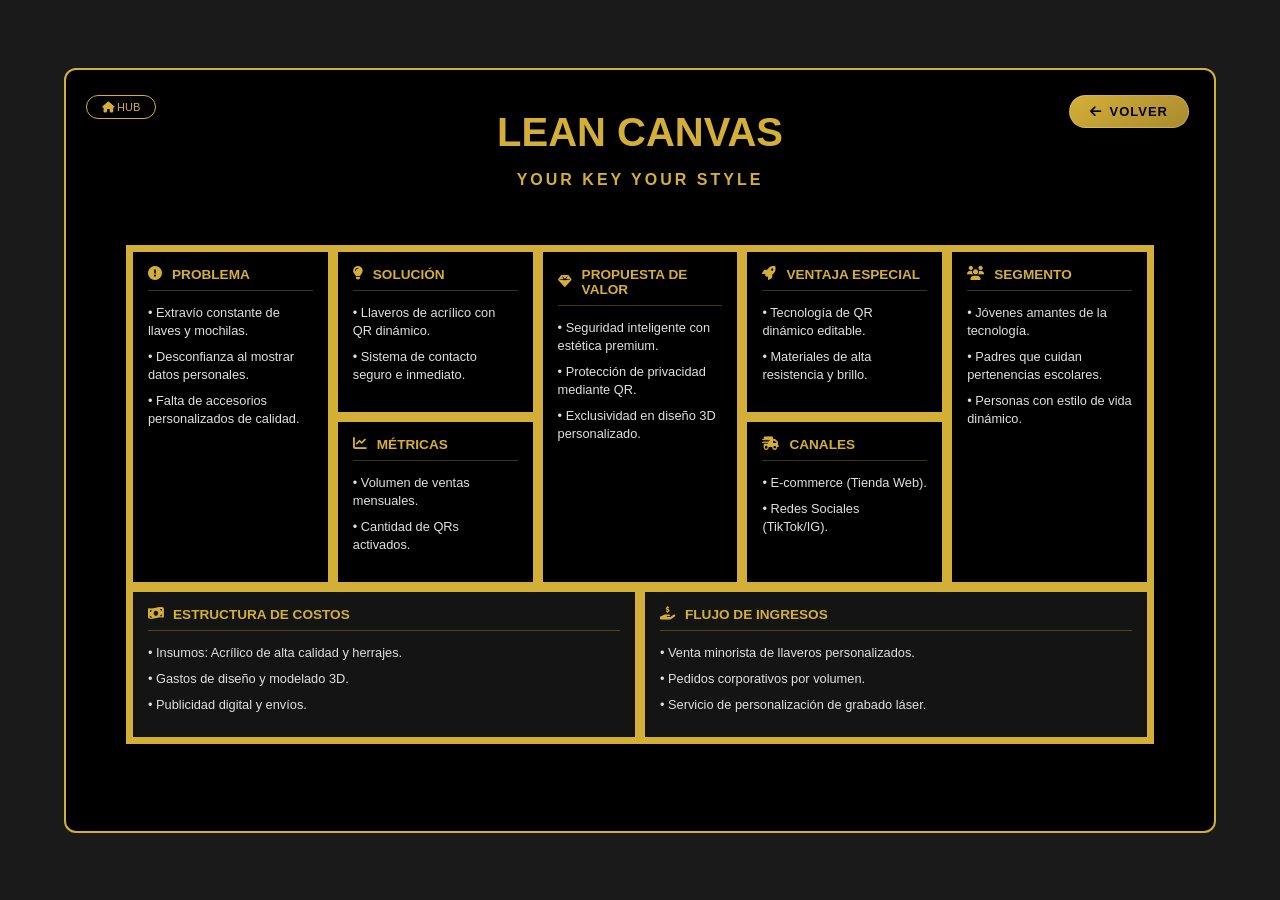
<file: leancanvas.html>
<!DOCTYPE html>
<html lang="es">
<head>
    <meta charset="UTF-8">
    <title>Lean Canvas - Your Key Your Style</title>
    <link rel="stylesheet" href="presentacion.css">
    <link rel="stylesheet" href="https://cdnjs.cloudflare.com/ajax/libs/font-awesome/6.5.1/css/all.min.css">
    <style>

.btn-lean-canvas {
            position: absolute;
            top: 25px;
            display: flex;
            align-items: center;
            gap: 8px;
            background: linear-gradient(145deg, #D4AF37, #AA8A2E);
            color: #000 !important;
            padding: 8px 20px;
            text-decoration: none;
            border-radius: 50px;
            font-size: 13px;
            font-weight: 700;
            text-transform: uppercase;
            letter-spacing: 1px;
            z-index: 1000;
            border: 1px solid rgba(255, 255, 255, 0.2);
            box-shadow: 0 4px 15px rgba(0, 0, 0, 0.3);
            transition: all 0.3s ease;
        }

        .btn-lean-canvas:hover {
            transform: translateY(-2px);
            box-shadow: 0 6px 20px rgba(212, 175, 55, 0.4);
        }

        .canvas-grid {
            display: grid;
            grid-template-columns: repeat(10, 1fr);
            grid-template-rows: auto auto auto;
            gap: 10px;
            margin-top: 30px;
            background: #D4AF37; 
            border: 2px solid #D4AF37;
            padding: 5px;
        }

        .canvas-box {
            background: #000;
            padding: 15px;
            min-height: 160px;
        }

        .canvas-box h3 {
            color: #D4AF37;
            font-size: 0.85rem;
            text-transform: uppercase;
            margin-top: 0;
            border-bottom: 1px solid rgba(212, 175, 55, 0.3);
            padding-bottom: 8px;
            display: flex;
            align-items: center;
            gap: 10px;
        }

        .canvas-box p {
            font-size: 0.8rem;
            color: #e0e0e0;
            line-height: 1.4;
            margin: 8px 0;
        }

        .col-2 { grid-column: span 2; }
        .row-2 { grid-row: span 2; }
        
        .footer-box { 
            grid-column: span 5; 
            min-height: 120px;
            background: rgba(20, 20, 20, 1);
        }

        .slide-content-scroll {
            padding-bottom: 50px;
        }
    </style>
</head>
<body>

    <div class="slide-container">
        <a href="index.html" class="btn-hub" style="top: 25px;"><i class="fa-solid fa-house"></i> HUB</a>
        
        <a href="javascript:history.back()" class="btn-lean-canvas" style="right: 25px;">
            <i class="fa-solid fa-arrow-left"></i> Volver
        </a>

        <div class="slide-header">
            <h1>LEAN CANVAS</h1>
            <p style="color: #D4AF37; letter-spacing: 3px; font-weight: bold;"> YOUR KEY YOUR STYLE</p>
        </div>

        <div class="slide-content-scroll">
            <div class="canvas-grid">
                <div class="canvas-box col-2 row-2">
                    <h3><i class="fa-solid fa-exclamation-circle"></i> Problema</h3>
                    <p>• Extravío constante de llaves y mochilas.</p>
                    <p>• Desconfianza al mostrar datos personales.</p>
                    <p>• Falta de accesorios personalizados de calidad.</p>
                </div>

                <div class="canvas-box col-2">
                    <h3><i class="fa-solid fa-lightbulb"></i> Solución</h3>
                    <p>• Llaveros de acrílico con QR dinámico.</p>
                    <p>• Sistema de contacto seguro e inmediato.</p>
                </div>

                <div class="canvas-box col-2 row-2">
                    <h3><i class="fa-solid fa-gem"></i> Propuesta de Valor</h3>
                    <p>• Seguridad inteligente con estética premium.</p>
                    <p>• Protección de privacidad mediante QR.</p>
                    <p>• Exclusividad en diseño 3D personalizado.</p>
                </div>

                <div class="canvas-box col-2">
                    <h3><i class="fa-solid fa-rocket"></i> Ventaja Especial</h3>
                    <p>• Tecnología de QR dinámico editable.</p>
                    <p>• Materiales de alta resistencia y brillo.</p>
                </div>

                <div class="canvas-box col-2 row-2">
                    <h3><i class="fa-solid fa-users"></i> Segmento</h3>
                    <p>• Jóvenes amantes de la tecnología.</p>
                    <p>• Padres que cuidan pertenencias escolares.</p>
                    <p>• Personas con estilo de vida dinámico.</p>
                </div>

                <div class="canvas-box col-2">
                    <h3><i class="fa-solid fa-chart-line"></i> Métricas</h3>
                    <p>• Volumen de ventas mensuales.</p>
                    <p>• Cantidad de QRs activados.</p>
                </div>

                <div class="canvas-box col-2">
                    <h3><i class="fa-solid fa-truck-fast"></i> Canales</h3>
                    <p>• E-commerce (Tienda Web).</p>
                    <p>• Redes Sociales (TikTok/IG).</p>
                </div>

                <div class="canvas-box footer-box">
                    <h3><i class="fa-solid fa-money-bill-wave"></i> Estructura de Costos</h3>
                    <p>• Insumos: Acrílico de alta calidad y herrajes.</p>
                    <p>• Gastos de diseño y modelado 3D.</p>
                    <p>• Publicidad digital y envíos.</p>
                </div>

                <div class="canvas-box footer-box">
                    <h3><i class="fa-solid fa-hand-holding-dollar"></i> Flujo de Ingresos </h3>
                    <p>• Venta minorista de llaveros personalizados.</p>
                    <p>• Pedidos corporativos por volumen.</p>
                    <p>• Servicio de personalización de grabado láser.</p>
                </div>
            </div>
        </div>
    </div>

</body>
</html>
</file>
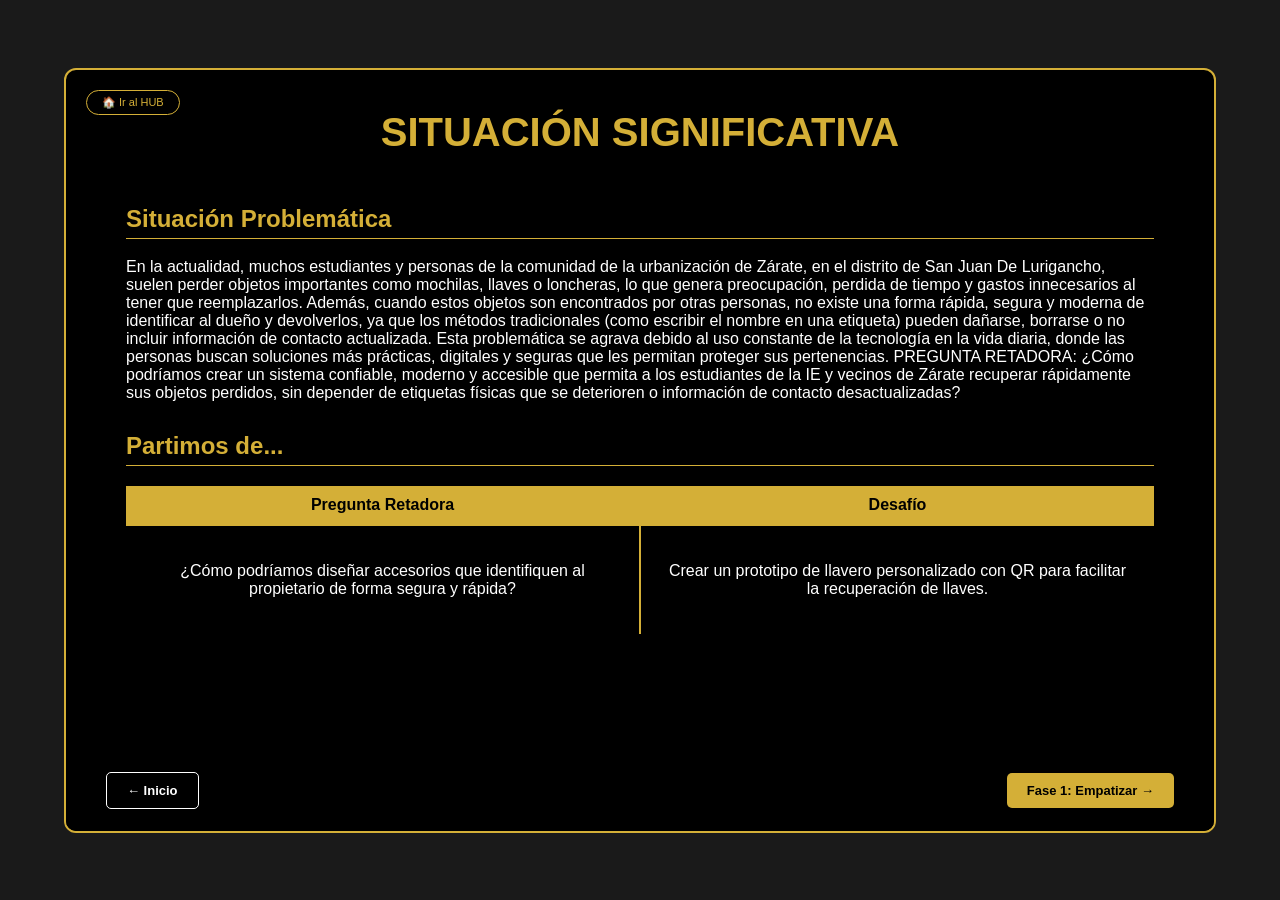
<file: situacion.html>
<!DOCTYPE html>
<html lang="es">
<head>
    <meta charset="UTF-8">
    <title>Situación Significativa</title>
    <link rel="stylesheet" href="presentacion.css">
</head>
<body>

    <div class="slide-container">
        <a href="index.html" class="btn-hub">🏠 Ir al HUB</a>

        <div class="slide-header">
            <h1>SITUACIÓN SIGNIFICATIVA</h1>
        </div>

        <div class="slide-content-scroll">
            <h2 class="seccion-titulo">Situación Problemática</h2>
            <p>En la actualidad, muchos estudiantes y personas de la comunidad de la urbanización de Zárate, en el distrito de San Juan De Lurigancho, suelen perder objetos importantes como mochilas, llaves o loncheras, lo que genera preocupación, perdida de tiempo y gastos innecesarios al tener que reemplazarlos.
            Además, cuando estos objetos son encontrados por otras personas, no existe una forma rápida, segura y moderna de identificar al dueño y devolverlos, ya que los métodos tradicionales (como escribir el nombre en una etiqueta) pueden dañarse, borrarse o no incluir información de contacto actualizada.
            Esta problemática se agrava debido al uso constante de la tecnología en la vida diaria, donde las personas buscan soluciones más prácticas, digitales y seguras que les permitan proteger sus pertenencias.
            PREGUNTA RETADORA: ¿Cómo podríamos crear un sistema confiable, moderno y accesible que permita a los estudiantes de la IE y vecinos de Zárate recuperar rápidamente sus objetos perdidos, sin depender de etiquetas físicas que se deterioren o información de contacto desactualizadas?</p>

            <h2 class="seccion-titulo">Partimos de...</h2>
            <div class="grid-2x2">
                <div class="grid-item-header">Pregunta Retadora</div>
                <div class="grid-item-header">Desafío</div>
                <div class="grid-item-body"><p>¿Cómo podríamos diseñar accesorios que identifiquen al propietario de forma segura y rápida?</p></div>
                <div class="grid-item-body"><p>Crear un prototipo de llavero personalizado con QR para facilitar la recuperación de llaves.</p></div>
            </div>
        </div>

        <div class="slide-footer-nav">
            <a href="index.html" class="btn-nav btn-prev">← Inicio</a>
            <a href="fase1.html" class="btn-nav btn-next">Fase 1: Empatizar →</a>
        </div>
    </div>

</body>
</html>
</file>
<file: style.css>
* {
    margin: 0;
    padding: 0;
    box-sizing: border-box;
}

body {
    font-family: 'Poppins', sans-serif;
    line-height: 1.6;
    color: #333;
    scroll-behavior: smooth;
}


.navbar {
    display: flex;
    justify-content: space-between;
    align-items: center;
    padding: 1rem 5%;
    background: #fff;
    box-shadow: 0 2px 10px rgba(0,0,0,0.1);
    position: fixed;
    width: 100%;
    top: 0;
    z-index: 1000;
}

.logo {
    font-weight: 600;
    font-size: 1.5rem;
    color: #2c3e50;
}

.nav-links {
    display: flex;
    list-style: none;
}

.nav-links li {
    margin-left: 20px;
}

.nav-links a {
    text-decoration: none;
    color: #333;
    transition: color 0.3s;
}

.nav-links a:hover {
    color: #3498db;
}


.hero {
    height: 100vh;
    background: linear-gradient(rgba(0,0,0,0.5), rgba(0,0,0,0.5)), 
                url('https://images.unsplash.com/photo-1497215728101-856f4ea42174?auto=format&fit=crop&w=1350&q=80');
    background-size: cover;
    background-position: center;
    display: flex;
    align-items: center;
    justify-content: center;
    text-align: center;
    color: white;
    padding-top: 60px;
}

.hero-content h1 {
    font-size: 3rem;
    margin-bottom: 1rem;
}


.section {
    padding: 80px 10%;
    text-align: center;
}

.bg-light {
    background: #f4f7f6;
}

.grid {
    display: grid;
    grid-template-columns: repeat(auto-fit, minmax(250px, 1fr));
    gap: 20px;
    margin-top: 40px;
}

.card {
    background: white;
    padding: 30px;
    border-radius: 8px;
    box-shadow: 0 4px 6px rgba(0,0,0,0.1);
}


.btn {
    display: inline-block;
    padding: 12px 30px;
    background: #3498db;
    color: white;
    text-decoration: none;
    border-radius: 5px;
    transition: background 0.3s;
    border: none;
    cursor: pointer;
}

.btn:hover {
    background: #2980b9;
}

.form-container {
    max-width: 600px;
    margin: 40px auto 0;
}

input, textarea {
    width: 100%;
    padding: 12px;
    margin-bottom: 20px;
    border: 1px solid #ccc;
    border-radius: 5px;
}

footer {
    background: #2c3e50;
    color: white;
    text-align: center;
    padding: 20px;
}
a[href="leancanvas.html"]:hover {
    transform: scale(1.05);
    background-color: #fff !important;
    color: #000 !important;
}
</file>
<file: presentacion.css>
* { box-sizing: border-box; }

body {
    background-color: #1a1a1a;
    margin: 0;
    display: flex;
    justify-content: center;
    align-items: center;
    height: 100vh;
    font-family: 'Montserrat', sans-serif;
    color: #ffffff;
}

.slide-container {
    background-color: #000000;
    width: 90vw;
    height: 85vh;
    border: 2px solid #D4AF37;
    border-radius: 12px;
    overflow: hidden; 
    position: relative;
    display: flex;
    flex-direction: column;
}


.slide-header {
    padding: 30px 40px 10px;
    text-align: center;
    flex-shrink: 0;
}


.slide-content-scroll {
    flex-grow: 1;
    overflow-y: auto;
    padding: 0 60px 120px; 
}


.slide-content-scroll::-webkit-scrollbar { width: 6px; }
.slide-content-scroll::-webkit-scrollbar-thumb { background: #D4AF37; border-radius: 10px; }


.slide-footer-nav {
    position: absolute;
    bottom: 0;
    left: 0;
    width: 100%;
    height: 80px;
    padding: 0 40px;
    display: flex;
    justify-content: space-between;
    align-items: center;
    background: linear-gradient(to top, #000 80%, transparent);
    z-index: 10;
}


h1 { color: #D4AF37; font-size: 2.5rem; margin: 10px 0; ;}
.seccion-titulo { color: #D4AF37; border-bottom: 1px solid #D4AF37; padding-bottom: 5px; margin-top: 30px; }

.grid-2x2 {
    display: grid;
    grid-template-columns: 1fr 1fr;
    gap: 2px;
    background-color: #D4AF37;
    margin-top: 20px;
}
.grid-item-header { background: #D4AF37; color: #000; padding: 10px; font-weight: bold; text-align: center; }
.grid-item-body { background: #000; padding: 20px; min-height: 100px; display: flex; align-items: center; text-align: center; }


.btn-nav {
    text-decoration: none;
    padding: 10px 20px;
    border-radius: 5px;
    font-weight: bold;
    font-size: 13px;
    transition: 0.3s;
}
.btn-prev { color: #fff; border: 1px solid #fff; }
.btn-next { background: #D4AF37; color: #000; }
.btn-hub { position: absolute; top: 20px; left: 20px; color: #D4AF37; border: 1px solid #D4AF37; padding: 5px 15px; font-size: 11px; text-decoration: none; border-radius: 20px; }
</file>
